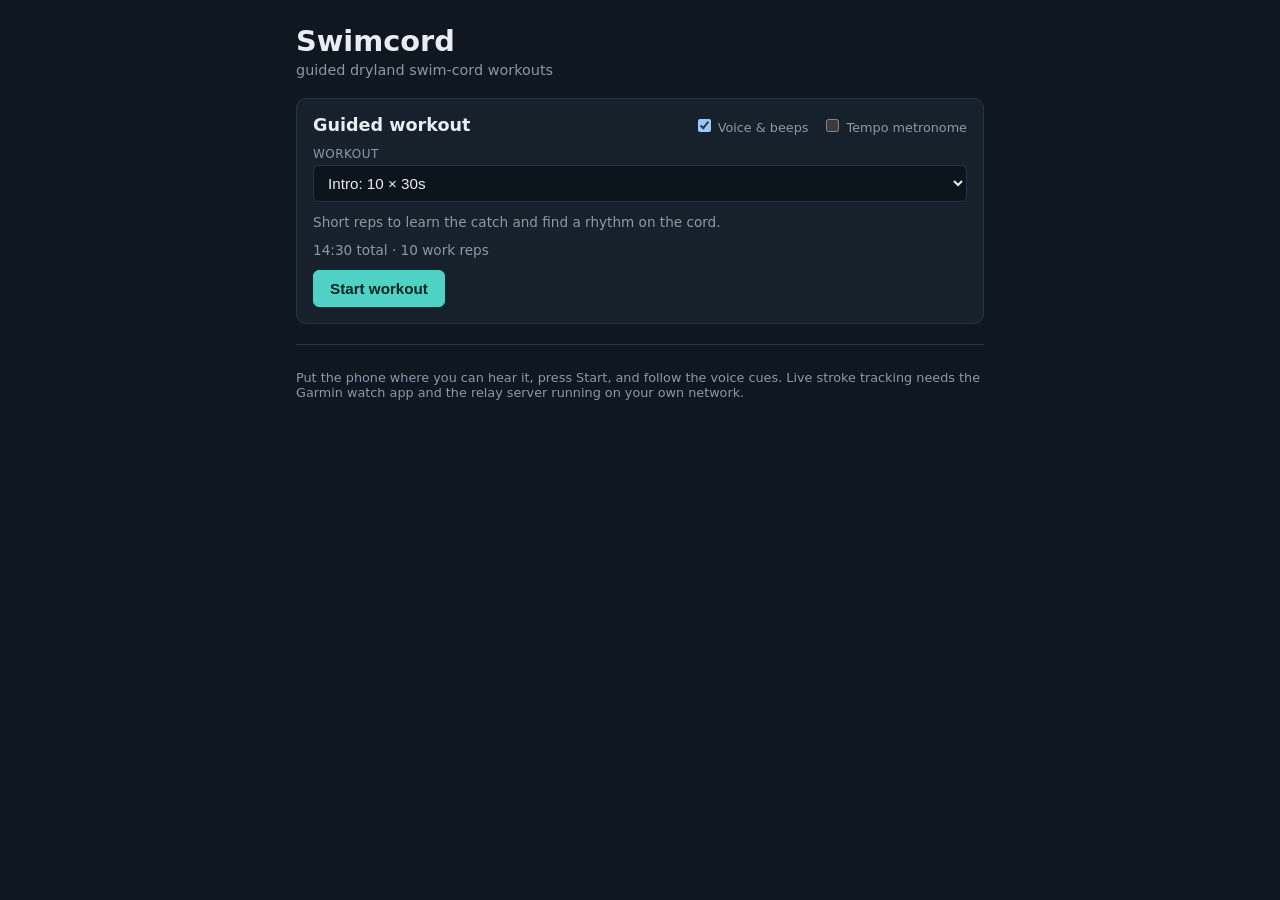
<file: index.html>
<!doctype html>
<html lang="en">
  <head>
    <meta charset="UTF-8" />
    <meta name="viewport" content="width=device-width, initial-scale=1.0, viewport-fit=cover" />
    <meta name="theme-color" content="#0f1720" />
    <meta name="apple-mobile-web-app-capable" content="yes" />
    <meta name="apple-mobile-web-app-status-bar-style" content="black-translucent" />
    <meta name="apple-mobile-web-app-title" content="Swimcord" />
    <link rel="manifest" href="./manifest.webmanifest" />
    <link rel="icon" type="image/png" href="./icon-192.png" />
    <link rel="apple-touch-icon" href="./apple-touch-icon.png" />
    <title>Swimcord</title>
    <script type="module" crossorigin src="./assets/index-miruNWTK.js"></script>
    <link rel="stylesheet" crossorigin href="./assets/index-BGqGXqrB.css">
  </head>
  <body>
    <div id="root"></div>
  </body>
</html>
</file>
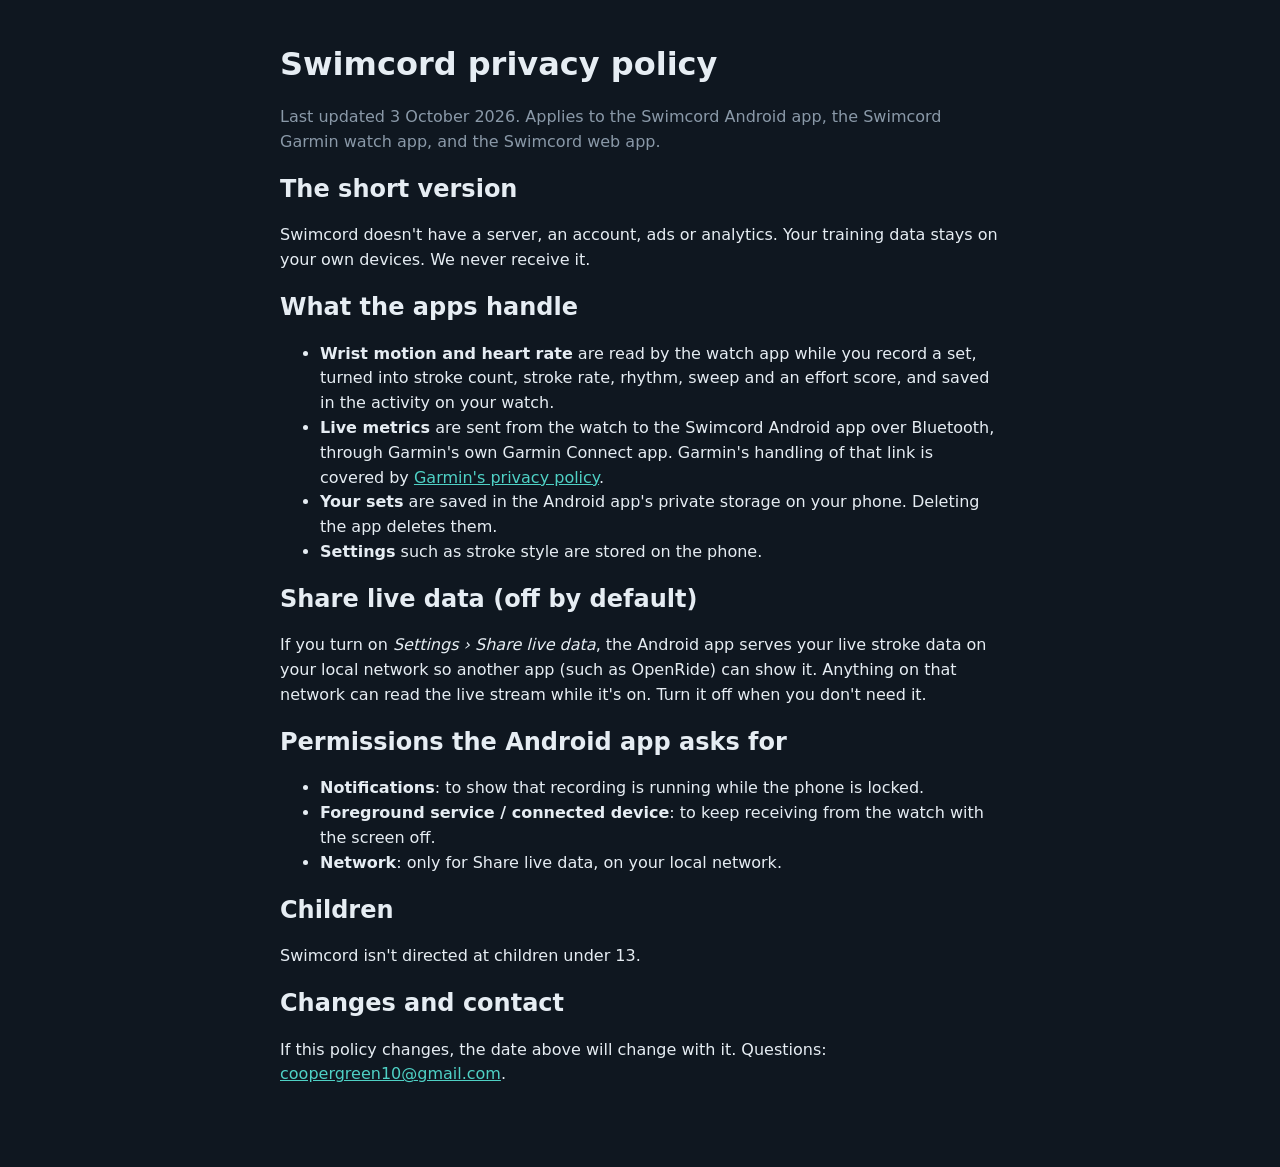
<file: privacy.html>
<!doctype html>
<html lang="en">
<head>
<meta charset="utf-8">
<meta name="viewport" content="width=device-width, initial-scale=1">
<title>Swimcord privacy policy</title>
<style>
  body { font-family: system-ui, sans-serif; background: #0f1720; color: #e6edf3; max-width: 720px; margin: 0 auto; padding: 24px 16px 64px; line-height: 1.55; }
  h1, h2 { line-height: 1.2; } a { color: #4fd1c5; } .dim { color: #8a99a8; }
</style>
</head>
<body>
<h1>Swimcord privacy policy</h1>
<p class="dim">Last updated 3 October 2026. Applies to the Swimcord Android app, the Swimcord Garmin watch app, and the Swimcord web app.</p>

<h2>The short version</h2>
<p>Swimcord doesn't have a server, an account, ads or analytics. Your training data stays on your own devices. We never receive it.</p>

<h2>What the apps handle</h2>
<ul>
  <li><b>Wrist motion and heart rate</b> are read by the watch app while you record a set, turned into stroke count, stroke rate, rhythm, sweep and an effort score, and saved in the activity on your watch.</li>
  <li><b>Live metrics</b> are sent from the watch to the Swimcord Android app over Bluetooth, through Garmin's own Garmin Connect app. Garmin's handling of that link is covered by <a href="https://www.garmin.com/privacy/">Garmin's privacy policy</a>.</li>
  <li><b>Your sets</b> are saved in the Android app's private storage on your phone. Deleting the app deletes them.</li>
  <li><b>Settings</b> such as stroke style are stored on the phone.</li>
</ul>

<h2>Share live data (off by default)</h2>
<p>If you turn on <i>Settings &rsaquo; Share live data</i>, the Android app serves your live stroke data on your local network so another app (such as OpenRide) can show it. Anything on that network can read the live stream while it's on. Turn it off when you don't need it.</p>

<h2>Permissions the Android app asks for</h2>
<ul>
  <li><b>Notifications</b>: to show that recording is running while the phone is locked.</li>
  <li><b>Foreground service / connected device</b>: to keep receiving from the watch with the screen off.</li>
  <li><b>Network</b>: only for Share live data, on your local network.</li>
</ul>

<h2>Children</h2>
<p>Swimcord isn't directed at children under 13.</p>

<h2>Changes and contact</h2>
<p>If this policy changes, the date above will change with it. Questions: <a href="mailto:coopergreen10@gmail.com">coopergreen10@gmail.com</a>.</p>
</body>
</html>
</file>
<file: assets/index-BGqGXqrB.css>
:root{color-scheme:dark;--bg: #0f1720;--panel: #16212c;--border: #263544;--text: #e6edf3;--text-dim: #8a99a8;--accent: #4fd1c5;--danger: #e0666d;--warn: #e0b34e;font-family:system-ui,-apple-system,Segoe UI,sans-serif}*{box-sizing:border-box}body{margin:0;background:var(--bg);color:var(--text)}.app{max-width:720px;margin:0 auto;padding:24px 16px 64px;display:flex;flex-direction:column;gap:20px}.app-header h1{margin:0;font-size:1.8rem}.tagline{color:var(--text-dim);margin:4px 0 0;font-size:.9rem}.session-controls{display:flex;flex-wrap:wrap;gap:16px;background:var(--panel);border:1px solid var(--border);border-radius:10px;padding:12px 16px}.field{display:flex;flex-direction:column;gap:4px;flex:1;min-width:200px}.field label{font-size:.75rem;color:var(--text-dim);text-transform:uppercase;letter-spacing:.04em}input[type=text],input[type=number]{background:#0c141c;border:1px solid var(--border);border-radius:6px;padding:8px 10px;color:var(--text);font-size:.95rem}input:focus{outline:2px solid var(--accent);outline-offset:1px}.status-dot{display:inline-block;width:9px;height:9px;border-radius:50%;margin-top:4px;background:var(--text-dim)}.status-open{background:#4caf50}.status-connecting{background:var(--warn)}.status-error,.status-closed{background:var(--danger)}.lane-canvas{width:100%;height:auto;background:#0c141c;border:1px solid var(--border);border-radius:10px}.readouts{display:grid;grid-template-columns:repeat(auto-fit,minmax(90px,1fr));gap:12px;background:var(--panel);border:1px solid var(--border);border-radius:10px;padding:16px}.readout{display:flex;flex-direction:column;align-items:center;gap:2px}.readout-value{font-size:1.6rem;font-weight:600;font-variant-numeric:tabular-nums}.readout-label{font-size:.7rem;color:var(--text-dim);text-transform:uppercase;letter-spacing:.04em}.target-tempo{display:flex;align-items:center;gap:12px;flex-wrap:wrap;background:var(--panel);border:1px solid var(--border);border-radius:10px;padding:12px 16px}.target-tempo label{font-size:.8rem;color:var(--text-dim)}.target-tempo input{width:80px}.tempo-badge{font-weight:600;font-size:.85rem;padding:4px 10px;border-radius:999px}.tempo-on-target{background:#4fd1c52e;color:var(--accent)}.tempo-above{background:#e0b34e2e;color:var(--warn)}.tempo-below{background:#e0666d2e;color:var(--danger)}.tempo-unknown{background:#8a99a826;color:var(--text-dim)}.tempo-delta{font-variant-numeric:tabular-nums;color:var(--text-dim);font-size:.85rem}.stroke-chart{width:100%;height:auto;background:var(--panel);border:1px solid var(--border);border-radius:10px}.chart-line{stroke:var(--accent);stroke-width:2}.chart-target-line{stroke:var(--warn);stroke-width:1;stroke-dasharray:4 4}.chart-empty{display:flex;align-items:center;justify-content:center;color:var(--text-dim);font-size:.85rem;background:var(--panel);border:1px solid var(--border);border-radius:10px}.app-footer{color:var(--text-dim);font-size:.8rem;border-top:1px solid var(--border);padding-top:12px}.workout-panel{display:flex;flex-direction:column;gap:12px;background:var(--panel);border:1px solid var(--border);border-radius:10px;padding:16px}.workout-header{display:flex;justify-content:space-between;align-items:center;flex-wrap:wrap;gap:8px}.workout-header h2{margin:0;font-size:1.1rem}.workout-toggles{display:flex;gap:14px;font-size:.8rem;color:var(--text-dim)}.workout-desc,.workout-meta{margin:0;font-size:.85rem;color:var(--text-dim)}.workout-meta{font-variant-numeric:tabular-nums}select{background:#0c141c;border:1px solid var(--border);border-radius:6px;padding:8px 10px;color:var(--text);font-size:.95rem}.custom-fields{display:grid;grid-template-columns:repeat(auto-fit,minmax(110px,1fr));gap:10px}.field.compact{min-width:0}.workout-buttons{display:flex;gap:10px;flex-wrap:wrap}button{background:#0c141c;border:1px solid var(--border);border-radius:6px;padding:9px 16px;color:var(--text);font-size:.95rem;cursor:pointer}button.primary{background:var(--accent);border-color:var(--accent);color:#062420;font-weight:600}input:disabled{opacity:.6}.interval-now{display:grid;grid-template-columns:1fr auto;align-items:center;gap:2px 12px;padding:12px 16px;border-radius:8px;border-left:6px solid var(--text-dim);background:#0c141c}.interval-work{border-left-color:var(--accent)}.interval-rest{border-left-color:var(--warn)}.interval-kind{font-weight:700;letter-spacing:.06em}.interval-label{grid-column:1;color:var(--text-dim);font-size:.9rem}.interval-clock{grid-column:2;grid-row:1 / span 2;font-size:3rem;font-weight:700;font-variant-numeric:tabular-nums}.interval-paused{grid-column:1 / span 2;color:var(--warn);font-size:.8rem;font-weight:600}.progress{height:8px;background:#0c141c;border-radius:999px;overflow:hidden}.progress.thin{height:4px}.progress-fill{height:100%;background:var(--accent);transition:width .2s linear}.rep-table{width:100%;border-collapse:collapse;font-size:.85rem;font-variant-numeric:tabular-nums}.rep-table th,.rep-table td{text-align:right;padding:6px 8px;border-bottom:1px solid var(--border)}.rep-table th{color:var(--text-dim);font-weight:500;font-size:.75rem;text-transform:uppercase}.rep-table th:first-child,.rep-table td:first-child{text-align:left}
</file>
